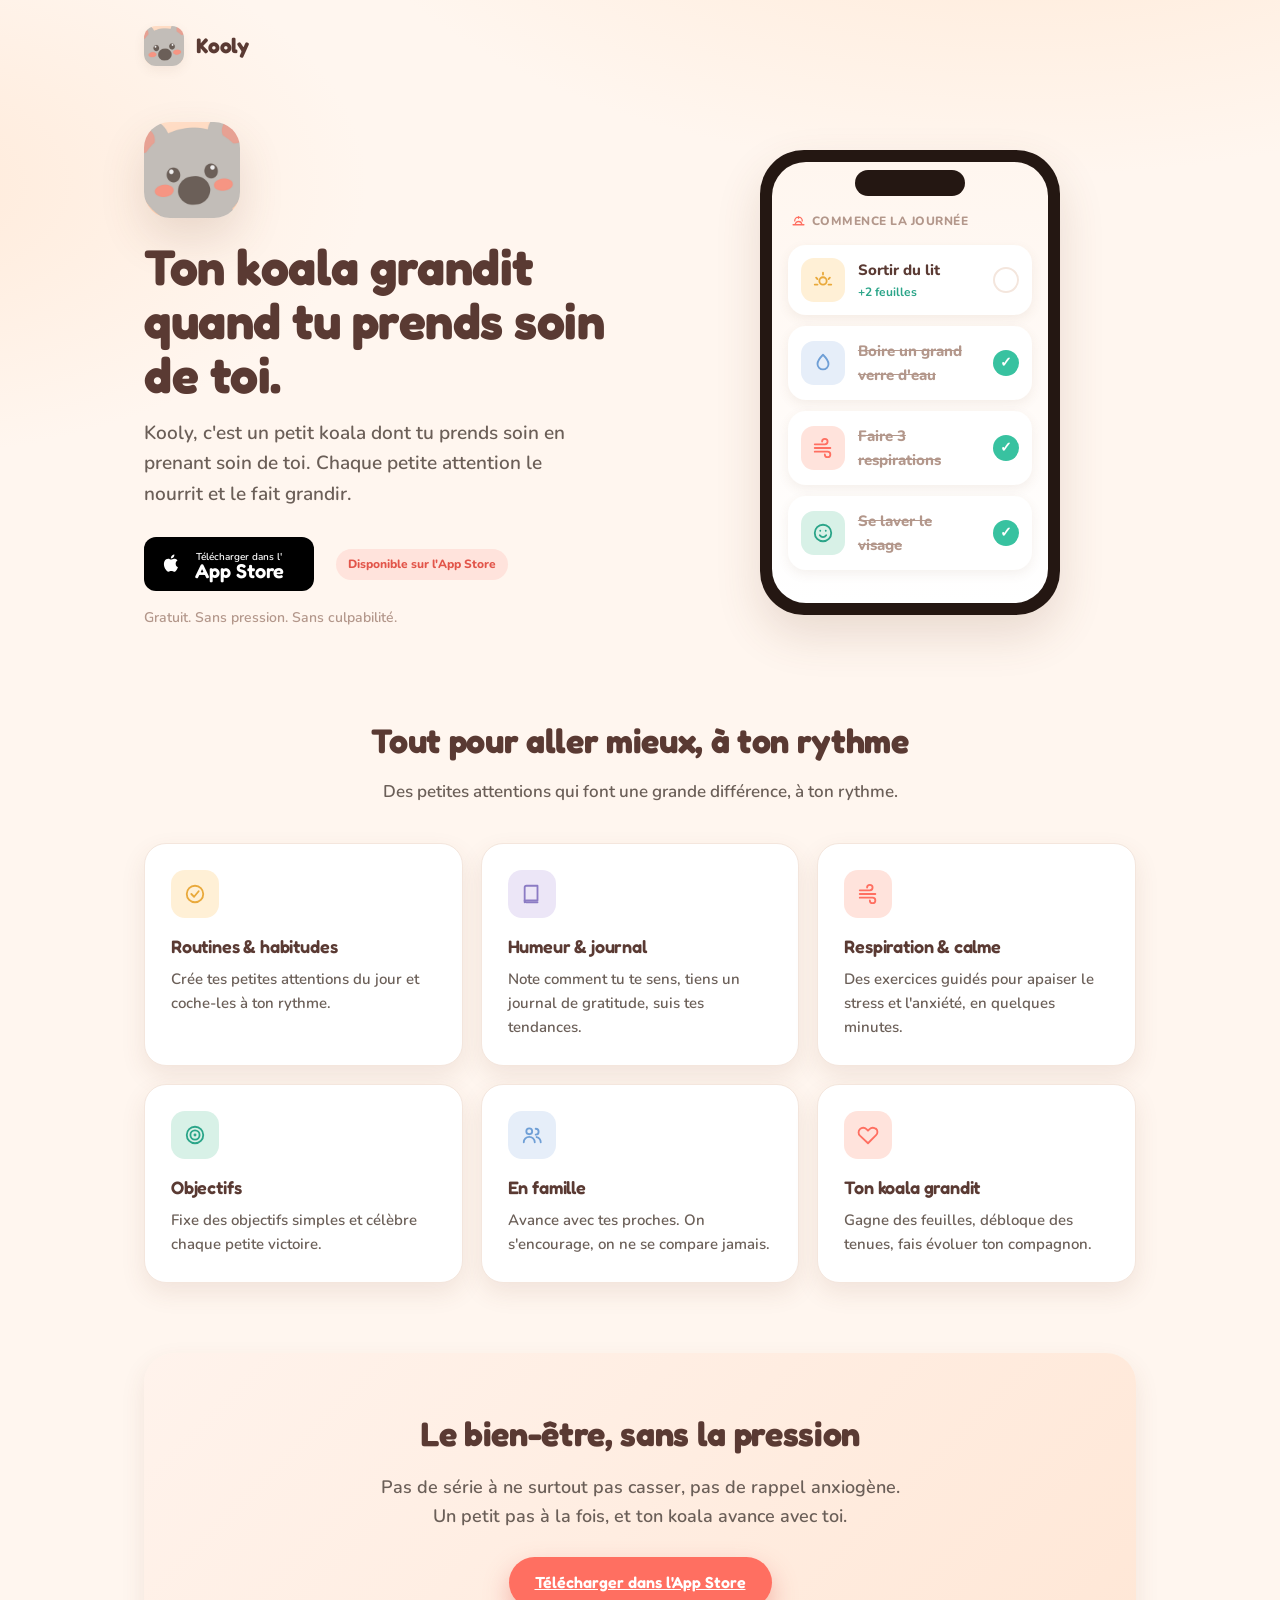
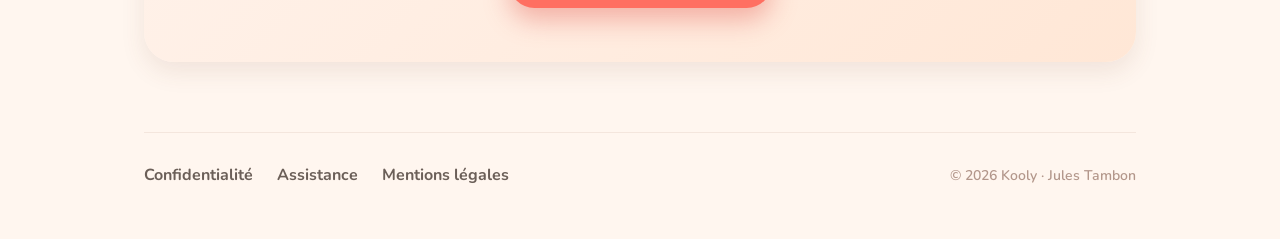
<file: index.html>
<!DOCTYPE html>
<html lang="fr">
<head>
  <meta charset="utf-8">
  <meta name="viewport" content="width=device-width, initial-scale=1">
  <title>Kooly — Ton koala grandit quand tu prends soin de toi</title>
  <meta name="description" content="Kooly, un petit koala dont tu prends soin en prenant soin de toi. Routines, humeur, méditation, gratitude, objectifs. Le bien-être sans pression.">
  <meta property="og:title" content="Kooly — Ton koala grandit quand tu prends soin de toi">
  <meta property="og:description" content="Un petit koala qui grandit quand tu prends soin de toi. Le bien-être, version douce et sans pression.">
  <meta property="og:image" content="/icon.png">
  <meta property="og:type" content="website">
  <link rel="icon" href="/icon.png">
  <link rel="apple-touch-icon" href="/icon.png">
  <link rel="preconnect" href="https://fonts.googleapis.com">
  <link rel="preconnect" href="https://fonts.gstatic.com" crossorigin>
  <link href="https://fonts.googleapis.com/css2?family=Fredoka:wght@500;600;700&family=Nunito:wght@600;700;800&display=swap" rel="stylesheet">
  <link rel="stylesheet" href="/style.css">
</head>
<body>
  <div class="wrap">
    <header class="site">
      <div class="logo" style="background-image:url(/icon.png)"></div>
      <div class="brand">Kooly</div>
    </header>

    <!-- HERO -->
    <section class="hero">
      <div>
        <div class="hero-icon" style="background-image:url(/icon.png)"></div>
        <h1>Ton koala grandit<br>quand tu prends soin de toi.</h1>
        <p class="lead">Kooly, c'est un petit koala dont tu prends soin en prenant soin de toi. Chaque petite attention le nourrit et le fait grandir.</p>
        <div class="cta">
          <a class="store-badge" href="https://apps.apple.com/fr/app/id6785019707" target="_blank" rel="noopener" aria-label="Télécharger dans l'App Store">
            <svg viewBox="0 0 170 54" xmlns="http://www.w3.org/2000/svg" role="img">
              <rect width="170" height="54" rx="12" fill="#000"/>
              <path fill="#fff" transform="translate(16,15) scale(1.15)" d="M13.6 10.2c-.02-1.9 1.55-2.8 1.62-2.85-.88-1.29-2.26-1.47-2.75-1.49-1.17-.12-2.28.69-2.87.69-.59 0-1.5-.67-2.47-.65-1.27.02-2.44.74-3.09 1.87-1.32 2.29-.34 5.68.94 7.54.63.91 1.38 1.93 2.36 1.9.95-.04 1.31-.61 2.46-.61 1.15 0 1.47.61 2.47.59 1.02-.02 1.67-.93 2.29-1.85.72-1.06 1.02-2.09 1.04-2.14-.02-.01-2-.77-2.02-3.04zM11.72 4.6c.52-.63.87-1.51.77-2.39-.75.03-1.66.5-2.2 1.13-.48.55-.9 1.43-.79 2.29.84.06 1.69-.42 2.22-1.03z"/>
              <text x="52" y="23" fill="#fff" font-family="Nunito, sans-serif" font-size="10" font-weight="600">Télécharger dans l'</text>
              <text x="51" y="41" fill="#fff" font-family="Fredoka, sans-serif" font-size="20" font-weight="600">App Store</text>
            </svg>
          </a>
          <span class="soon">Disponible sur l'App Store</span>
        </div>
        <p class="fineprint">Gratuit. Sans pression. Sans culpabilité.</p>
      </div>

      <!-- Mockup produit : la vraie liste de tâches de l'app -->
      <div class="phone-col">
        <div class="phone">
          <div class="screen">
            <div class="screen-eyebrow">
              <svg width="13" height="13" viewBox="0 0 24 24" fill="none" stroke="#FF6F61" stroke-width="2.4" stroke-linecap="round" stroke-linejoin="round"><path d="M12 3v3M5 11a7 7 0 0 1 14 0M2 18h20M6 18a6 6 0 0 1 12 0"/></svg>
              Commence la journée
            </div>

            <div class="task">
              <span class="ico honey">
                <svg width="22" height="22" viewBox="0 0 24 24" fill="none" stroke="currentColor" stroke-width="2" stroke-linecap="round" stroke-linejoin="round"><circle cx="12" cy="13" r="4"/><path d="M12 4v2M4.5 9.5l1.4 1.4M19.5 9.5l-1.4 1.4M3 17h3M18 17h3"/></svg>
              </span>
              <div><div class="t-title">Sortir du lit</div><div class="t-sub">+2 feuilles</div></div>
              <span class="spacer"></span>
              <span class="check todo"></span>
            </div>

            <div class="task is-done">
              <span class="ico blue">
                <svg width="22" height="22" viewBox="0 0 24 24" fill="none" stroke="currentColor" stroke-width="2" stroke-linecap="round" stroke-linejoin="round"><path d="M12 3s6 6 6 10a6 6 0 0 1-12 0c0-4 6-10 6-10z"/></svg>
              </span>
              <div><div class="t-title">Boire un grand verre d'eau</div></div>
              <span class="spacer"></span>
              <span class="check done">✓</span>
            </div>

            <div class="task is-done">
              <span class="ico coral">
                <svg width="22" height="22" viewBox="0 0 24 24" fill="none" stroke="currentColor" stroke-width="2" stroke-linecap="round" stroke-linejoin="round"><path d="M3 8h11a3 3 0 1 0-3-3M3 16h14a3 3 0 1 1-3 3M3 12h17"/></svg>
              </span>
              <div><div class="t-title">Faire 3 respirations</div></div>
              <span class="spacer"></span>
              <span class="check done">✓</span>
            </div>

            <div class="task is-done">
              <span class="ico mint">
                <svg width="22" height="22" viewBox="0 0 24 24" fill="none" stroke="currentColor" stroke-width="2" stroke-linecap="round" stroke-linejoin="round"><circle cx="12" cy="12" r="9"/><path d="M8.5 14.5s1.4 2 3.5 2 3.5-2 3.5-2"/><path d="M9 9.5h.01M15 9.5h.01"/></svg>
              </span>
              <div><div class="t-title">Se laver le visage</div></div>
              <span class="spacer"></span>
              <span class="check done">✓</span>
            </div>
          </div>
        </div>
      </div>
    </section>

    <!-- FEATURES -->
    <div class="section-head">
      <h2>Tout pour aller mieux, à ton rythme</h2>
      <p>Des petites attentions qui font une grande différence, à ton rythme.</p>
    </div>
    <section class="features">
      <div class="feat">
        <div class="f-ico" style="background:var(--honey-50);color:var(--honey-dark)">
          <svg width="22" height="22" viewBox="0 0 24 24" fill="none" stroke="currentColor" stroke-width="2" stroke-linecap="round" stroke-linejoin="round"><circle cx="12" cy="12" r="9"/><path d="M8 12l3 3 5-6"/></svg>
        </div>
        <h3>Routines &amp; habitudes</h3>
        <p>Crée tes petites attentions du jour et coche-les à ton rythme.</p>
      </div>
      <div class="feat">
        <div class="f-ico" style="background:var(--lilac-bg);color:var(--lilac)">
          <svg width="22" height="22" viewBox="0 0 24 24" fill="none" stroke="currentColor" stroke-width="2" stroke-linecap="round" stroke-linejoin="round"><path d="M4 5a2 2 0 0 1 2-2h12v16H6a2 2 0 0 0-2 2z"/><path d="M4 19a2 2 0 0 0 2 2h12"/></svg>
        </div>
        <h3>Humeur &amp; journal</h3>
        <p>Note comment tu te sens, tiens un journal de gratitude, suis tes tendances.</p>
      </div>
      <div class="feat">
        <div class="f-ico" style="background:var(--coral-100);color:var(--coral)">
          <svg width="22" height="22" viewBox="0 0 24 24" fill="none" stroke="currentColor" stroke-width="2" stroke-linecap="round" stroke-linejoin="round"><path d="M3 8h11a3 3 0 1 0-3-3M3 16h14a3 3 0 1 1-3 3M3 12h17"/></svg>
        </div>
        <h3>Respiration &amp; calme</h3>
        <p>Des exercices guidés pour apaiser le stress et l'anxiété, en quelques minutes.</p>
      </div>
      <div class="feat">
        <div class="f-ico" style="background:var(--mint-50);color:var(--mint-dark)">
          <svg width="22" height="22" viewBox="0 0 24 24" fill="none" stroke="currentColor" stroke-width="2" stroke-linecap="round" stroke-linejoin="round"><circle cx="12" cy="12" r="9"/><circle cx="12" cy="12" r="5"/><circle cx="12" cy="12" r="1.6" fill="currentColor" stroke="none"/></svg>
        </div>
        <h3>Objectifs</h3>
        <p>Fixe des objectifs simples et célèbre chaque petite victoire.</p>
      </div>
      <div class="feat">
        <div class="f-ico" style="background:var(--blue-bg);color:var(--blue)">
          <svg width="22" height="22" viewBox="0 0 24 24" fill="none" stroke="currentColor" stroke-width="2" stroke-linecap="round" stroke-linejoin="round"><circle cx="9" cy="8" r="3.2"/><path d="M3 20a6 6 0 0 1 12 0"/><path d="M16 5.2a3.2 3.2 0 0 1 0 6.4M21.5 20a6 6 0 0 0-4.5-5.8"/></svg>
        </div>
        <h3>En famille</h3>
        <p>Avance avec tes proches. On s'encourage, on ne se compare jamais.</p>
      </div>
      <div class="feat">
        <div class="f-ico" style="background:var(--coral-100);color:var(--coral)">
          <svg width="22" height="22" viewBox="0 0 24 24" fill="none" stroke="currentColor" stroke-width="2" stroke-linecap="round" stroke-linejoin="round"><path d="M20.8 5.6a5 5 0 0 0-7.1 0L12 7.3l-1.7-1.7a5 5 0 1 0-7.1 7.1L12 21l8.8-8.8a5 5 0 0 0 0-7.1z"/></svg>
        </div>
        <h3>Ton koala grandit</h3>
        <p>Gagne des feuilles, débloque des tenues, fais évoluer ton compagnon.</p>
      </div>
    </section>

    <!-- BANDEAU -->
    <section class="band">
      <h2>Le bien-être, sans la pression</h2>
      <p>Pas de série à ne surtout pas casser, pas de rappel anxiogène. Un petit pas à la fois, et ton koala avance avec toi.</p>
      <div class="cta">
        <a class="btn" href="https://apps.apple.com/fr/app/id6785019707" target="_blank" rel="noopener">Télécharger dans l'App Store</a>
      </div>
    </section>

    <footer class="site">
      <div class="links">
        <a href="/confidentialite">Confidentialité</a>
        <a href="/support">Assistance</a>
        <a href="/mentions-legales">Mentions légales</a>
      </div>
      <div class="copy">© 2026 Kooly · Jules Tambon</div>
    </footer>
  </div>
</body>
</html>
</file>
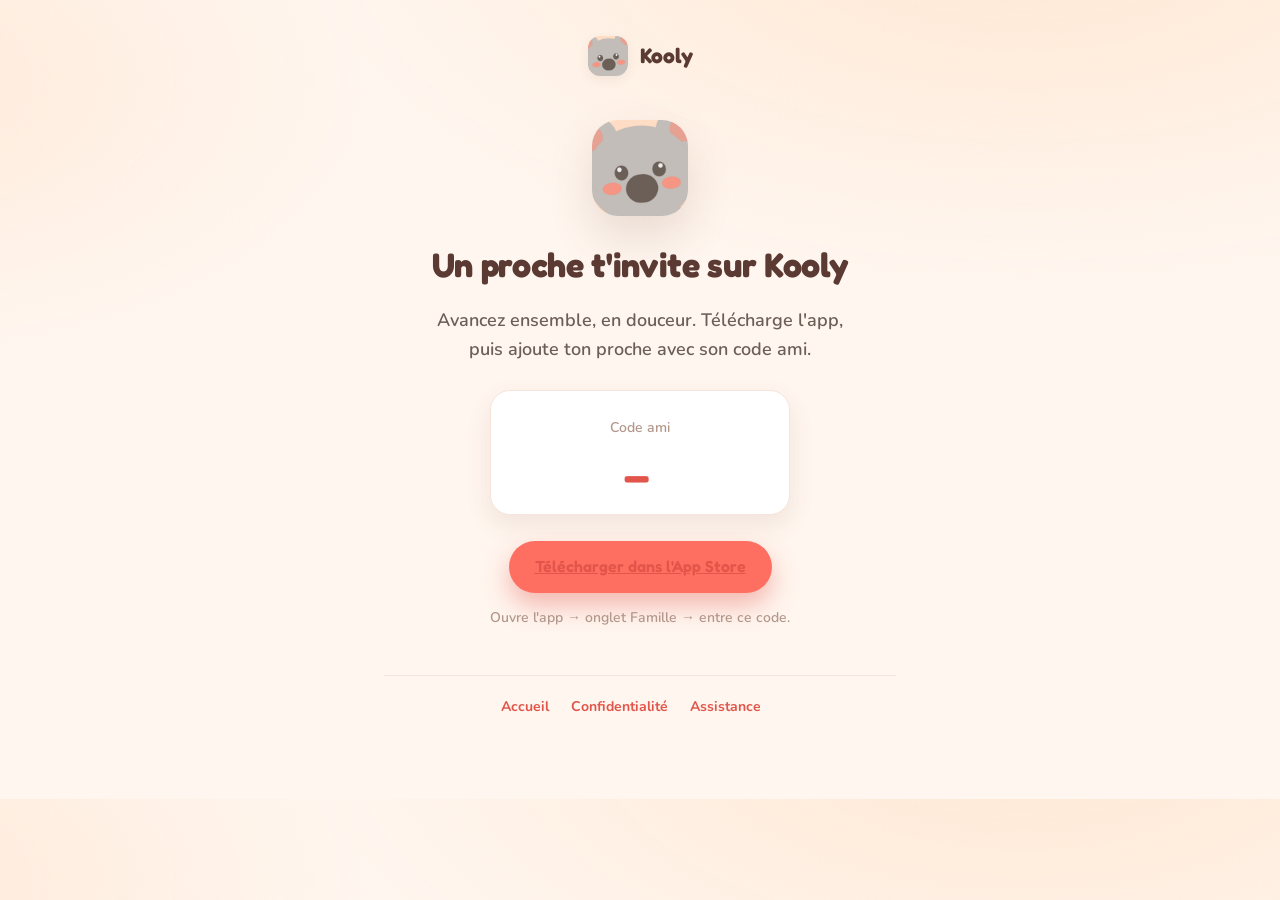
<file: ami.html>
<!DOCTYPE html>
<html lang="fr">
<head>
  <meta charset="utf-8">
  <meta name="viewport" content="width=device-width, initial-scale=1">
  <title>Kooly — Un proche t'invite</title>
  <meta name="description" content="Un proche t'invite à le rejoindre sur Kooly. Télécharge l'app et entre son code ami.">
  <link rel="icon" href="/icon.png">
  <link rel="preconnect" href="https://fonts.googleapis.com">
  <link rel="preconnect" href="https://fonts.gstatic.com" crossorigin>
  <link href="https://fonts.googleapis.com/css2?family=Fredoka:wght@500;600;700&family=Nunito:wght@600;700;800&display=swap" rel="stylesheet">
  <link rel="stylesheet" href="/style.css">
</head>
<body>
  <div class="wrap legal" style="text-align:center;max-width:560px">
    <header class="site" style="justify-content:center">
      <div class="logo" style="background-image:url(/icon.png)"></div>
      <div class="brand">Kooly</div>
    </header>

    <div class="hero-icon" style="background-image:url(/icon.png);margin:18px auto 22px"></div>
    <h1 style="font-size:34px">Un proche t'invite sur Kooly</h1>
    <p style="font-size:18px;color:var(--ink-700);max-width:420px;margin:14px auto 0">Avancez ensemble, en douceur. Télécharge l'app, puis ajoute ton proche avec son code ami.</p>

    <div class="card" style="max-width:300px;margin:26px auto 0">
      <p class="muted" style="margin:0 0 6px">Code ami</p>
      <div id="code" style="font-family:Fredoka,sans-serif;font-size:38px;font-weight:700;letter-spacing:8px;color:var(--coral-dark)">—</div>
    </div>

    <div style="margin-top:26px">
      <a class="btn" href="https://apps.apple.com/fr/app/id6785019707" target="_blank" rel="noopener">Télécharger dans l'App Store</a>
    </div>
    <p class="muted" style="margin-top:14px">Ouvre l'app → onglet Famille → entre ce code.</p>

    <nav class="foot" style="justify-content:center;text-align:center">
      <a href="/">Accueil</a>
      <a href="/confidentialite">Confidentialité</a>
      <a href="/support">Assistance</a>
    </nav>
  </div>

  <script>
    var code = new URLSearchParams(location.search).get('c');
    if (!code) {
      var parts = location.pathname.split('/').filter(Boolean);
      code = parts[parts.length - 1];
    }
    if (code && /^[0-9]{4,6}$/.test(code)) {
      document.getElementById('code').textContent = code;
    }
  </script>
</body>
</html>
</file>
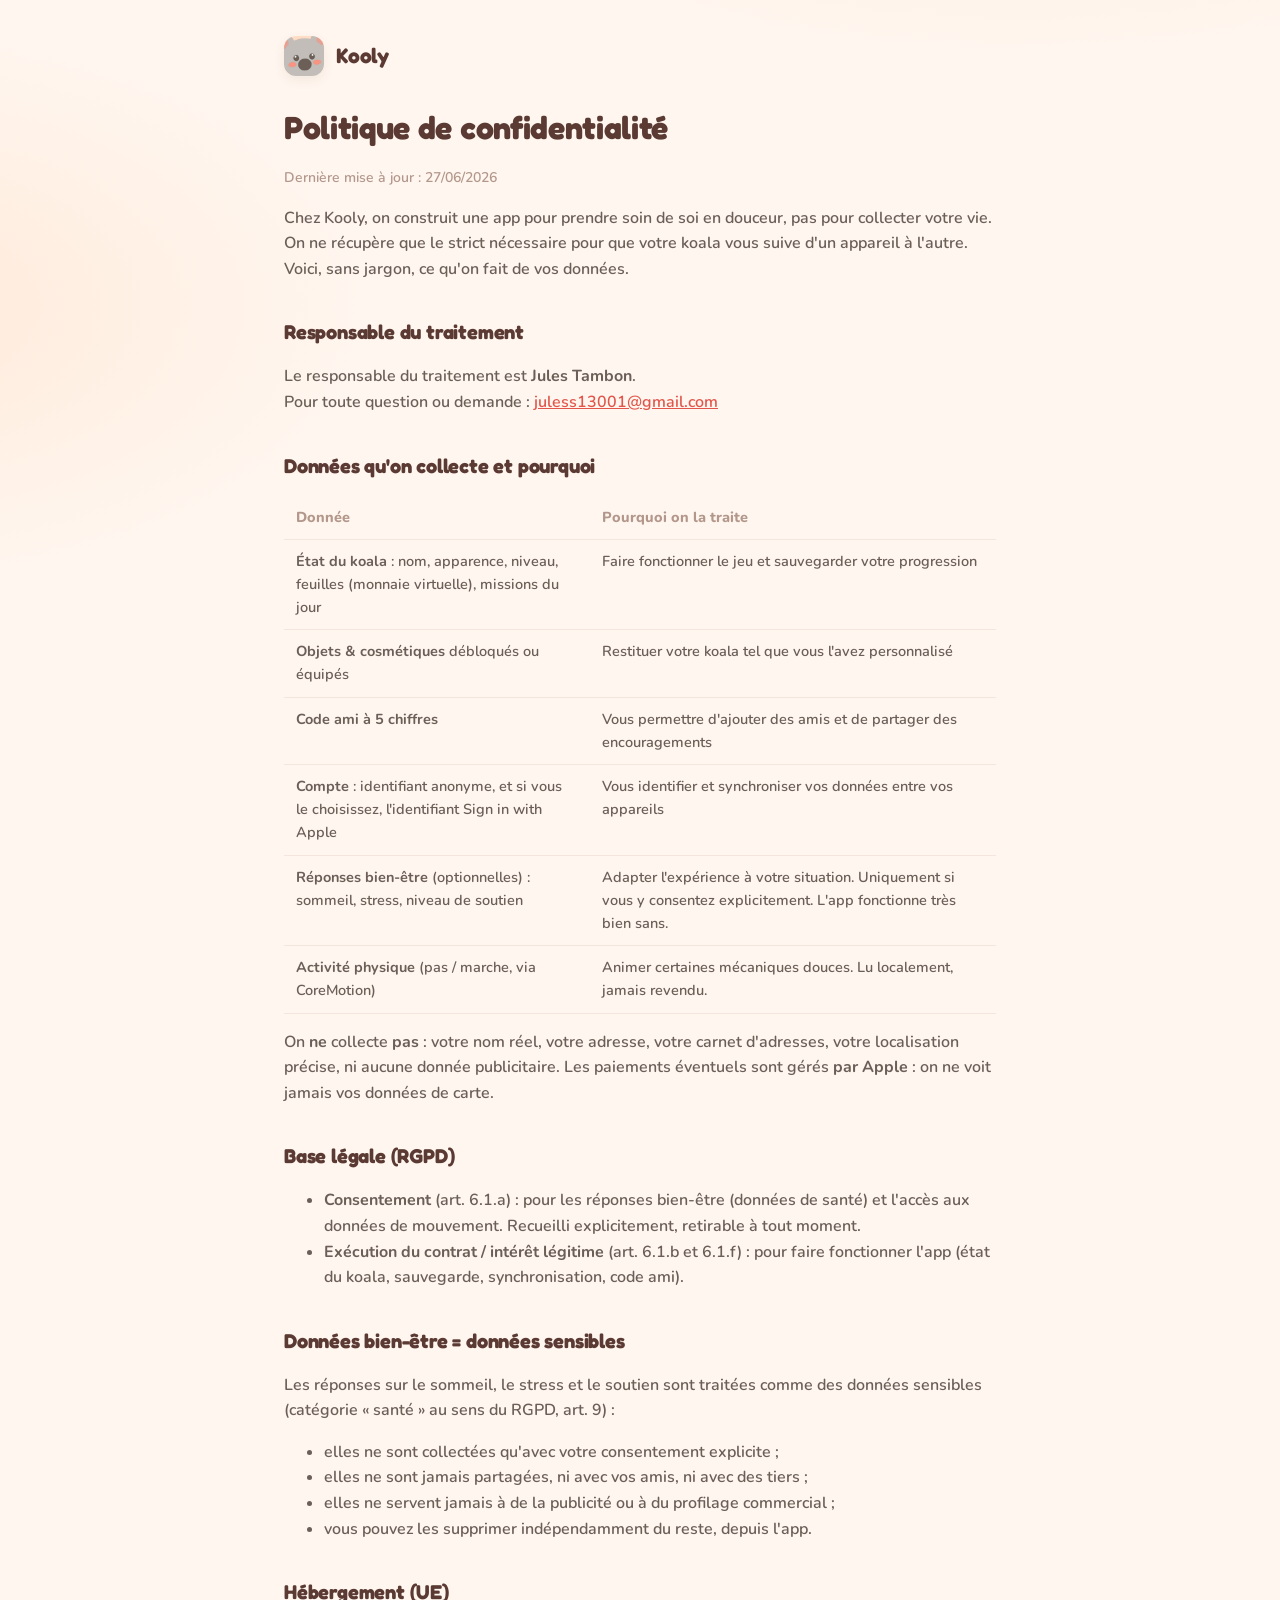
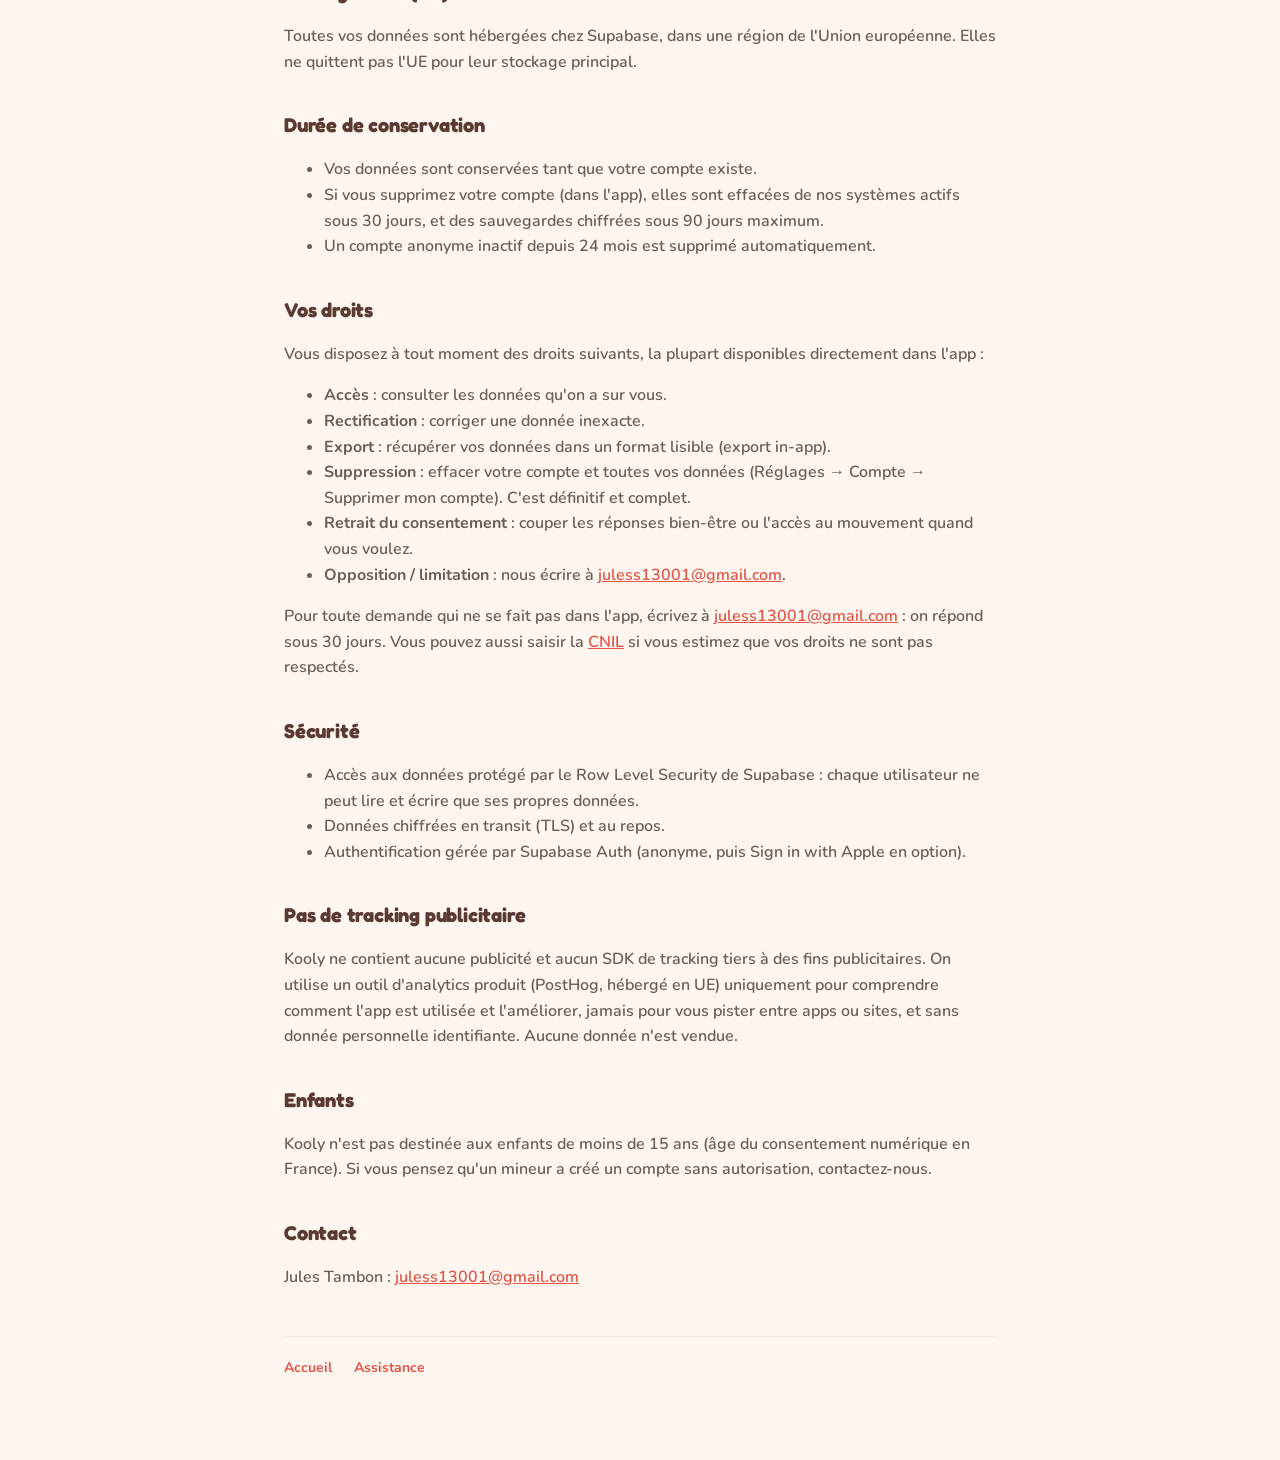
<file: confidentialite.html>
<!DOCTYPE html>
<html lang="fr">
<head>
  <meta charset="utf-8">
  <meta name="viewport" content="width=device-width, initial-scale=1">
  <title>Kooly — Politique de confidentialité</title>
  <meta name="description" content="Politique de confidentialité de l'application Kooly. Données hébergées en UE, sans publicité ni tracking tiers.">
  <link rel="preconnect" href="https://fonts.googleapis.com">
  <link rel="preconnect" href="https://fonts.gstatic.com" crossorigin>
  <link href="https://fonts.googleapis.com/css2?family=Fredoka:wght@500;600;700&family=Nunito:wght@600;700;800&display=swap" rel="stylesheet">
  <link rel="stylesheet" href="/style.css">
</head>
<body>
  <div class="wrap legal">
    <header class="site">
      <div class="logo" style="background-image:url(/icon.png)"></div>
      <div class="brand">Kooly</div>
    </header>

    <h1>Politique de confidentialité</h1>
    <p class="muted">Dernière mise à jour : 27/06/2026</p>

    <p>Chez Kooly, on construit une app pour prendre soin de soi en douceur, pas pour collecter votre vie. On ne récupère que le strict nécessaire pour que votre koala vous suive d'un appareil à l'autre. Voici, sans jargon, ce qu'on fait de vos données.</p>

    <h2>Responsable du traitement</h2>
    <p>Le responsable du traitement est <strong>Jules Tambon</strong>.<br>
    Pour toute question ou demande : <a href="mailto:juless13001@gmail.com">juless13001@gmail.com</a></p>

    <h2>Données qu'on collecte et pourquoi</h2>
    <table>
      <tr><th>Donnée</th><th>Pourquoi on la traite</th></tr>
      <tr><td><strong>État du koala</strong> : nom, apparence, niveau, feuilles (monnaie virtuelle), missions du jour</td><td>Faire fonctionner le jeu et sauvegarder votre progression</td></tr>
      <tr><td><strong>Objets &amp; cosmétiques</strong> débloqués ou équipés</td><td>Restituer votre koala tel que vous l'avez personnalisé</td></tr>
      <tr><td><strong>Code ami à 5 chiffres</strong></td><td>Vous permettre d'ajouter des amis et de partager des encouragements</td></tr>
      <tr><td><strong>Compte</strong> : identifiant anonyme, et si vous le choisissez, l'identifiant Sign in with Apple</td><td>Vous identifier et synchroniser vos données entre vos appareils</td></tr>
      <tr><td><strong>Réponses bien-être</strong> (optionnelles) : sommeil, stress, niveau de soutien</td><td>Adapter l'expérience à votre situation. Uniquement si vous y consentez explicitement. L'app fonctionne très bien sans.</td></tr>
      <tr><td><strong>Activité physique</strong> (pas / marche, via CoreMotion)</td><td>Animer certaines mécaniques douces. Lu localement, jamais revendu.</td></tr>
    </table>

    <p>On <strong>ne</strong> collecte <strong>pas</strong> : votre nom réel, votre adresse, votre carnet d'adresses, votre localisation précise, ni aucune donnée publicitaire. Les paiements éventuels sont gérés <strong>par Apple</strong> : on ne voit jamais vos données de carte.</p>

    <h2>Base légale (RGPD)</h2>
    <ul>
      <li><strong>Consentement</strong> (art. 6.1.a) : pour les réponses bien-être (données de santé) et l'accès aux données de mouvement. Recueilli explicitement, retirable à tout moment.</li>
      <li><strong>Exécution du contrat / intérêt légitime</strong> (art. 6.1.b et 6.1.f) : pour faire fonctionner l'app (état du koala, sauvegarde, synchronisation, code ami).</li>
    </ul>

    <h2>Données bien-être = données sensibles</h2>
    <p>Les réponses sur le sommeil, le stress et le soutien sont traitées comme des données sensibles (catégorie « santé » au sens du RGPD, art. 9) :</p>
    <ul>
      <li>elles ne sont collectées qu'avec votre consentement explicite ;</li>
      <li>elles ne sont jamais partagées, ni avec vos amis, ni avec des tiers ;</li>
      <li>elles ne servent jamais à de la publicité ou à du profilage commercial ;</li>
      <li>vous pouvez les supprimer indépendamment du reste, depuis l'app.</li>
    </ul>

    <h2>Hébergement (UE)</h2>
    <p>Toutes vos données sont hébergées chez Supabase, dans une région de l'Union européenne. Elles ne quittent pas l'UE pour leur stockage principal.</p>

    <h2>Durée de conservation</h2>
    <ul>
      <li>Vos données sont conservées tant que votre compte existe.</li>
      <li>Si vous supprimez votre compte (dans l'app), elles sont effacées de nos systèmes actifs sous 30 jours, et des sauvegardes chiffrées sous 90 jours maximum.</li>
      <li>Un compte anonyme inactif depuis 24 mois est supprimé automatiquement.</li>
    </ul>

    <h2>Vos droits</h2>
    <p>Vous disposez à tout moment des droits suivants, la plupart disponibles directement dans l'app :</p>
    <ul>
      <li><strong>Accès</strong> : consulter les données qu'on a sur vous.</li>
      <li><strong>Rectification</strong> : corriger une donnée inexacte.</li>
      <li><strong>Export</strong> : récupérer vos données dans un format lisible (export in-app).</li>
      <li><strong>Suppression</strong> : effacer votre compte et toutes vos données (Réglages → Compte → Supprimer mon compte). C'est définitif et complet.</li>
      <li><strong>Retrait du consentement</strong> : couper les réponses bien-être ou l'accès au mouvement quand vous voulez.</li>
      <li><strong>Opposition / limitation</strong> : nous écrire à <a href="mailto:juless13001@gmail.com">juless13001@gmail.com</a>.</li>
    </ul>
    <p>Pour toute demande qui ne se fait pas dans l'app, écrivez à <a href="mailto:juless13001@gmail.com">juless13001@gmail.com</a> : on répond sous 30 jours. Vous pouvez aussi saisir la <a href="https://www.cnil.fr" target="_blank" rel="noopener">CNIL</a> si vous estimez que vos droits ne sont pas respectés.</p>

    <h2>Sécurité</h2>
    <ul>
      <li>Accès aux données protégé par le Row Level Security de Supabase : chaque utilisateur ne peut lire et écrire que ses propres données.</li>
      <li>Données chiffrées en transit (TLS) et au repos.</li>
      <li>Authentification gérée par Supabase Auth (anonyme, puis Sign in with Apple en option).</li>
    </ul>

    <h2>Pas de tracking publicitaire</h2>
    <p>Kooly ne contient aucune publicité et aucun SDK de tracking tiers à des fins publicitaires. On utilise un outil d'analytics produit (PostHog, hébergé en UE) uniquement pour comprendre comment l'app est utilisée et l'améliorer, jamais pour vous pister entre apps ou sites, et sans donnée personnelle identifiante. Aucune donnée n'est vendue.</p>

    <h2>Enfants</h2>
    <p>Kooly n'est pas destinée aux enfants de moins de 15 ans (âge du consentement numérique en France). Si vous pensez qu'un mineur a créé un compte sans autorisation, contactez-nous.</p>

    <h2>Contact</h2>
    <p>Jules Tambon : <a href="mailto:juless13001@gmail.com">juless13001@gmail.com</a></p>

    <nav class="foot">
      <a href="/">Accueil</a>
      <a href="/support">Assistance</a>
    </nav>
  </div>
</body>
</html>
</file>
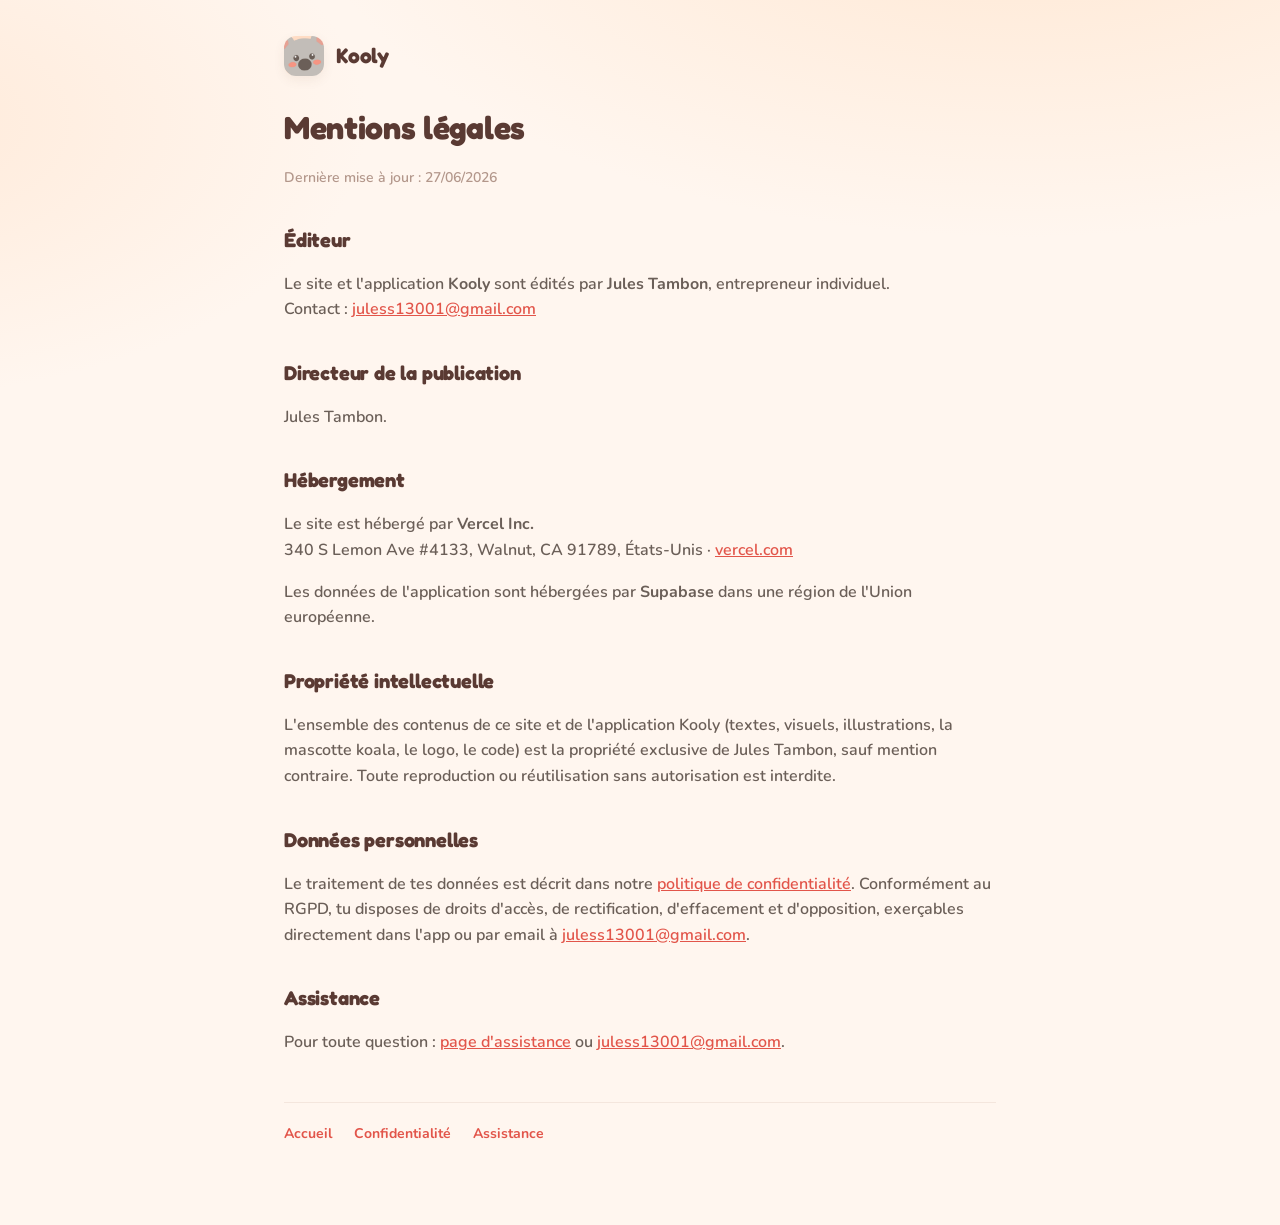
<file: mentions-legales.html>
<!DOCTYPE html>
<html lang="fr">
<head>
  <meta charset="utf-8">
  <meta name="viewport" content="width=device-width, initial-scale=1">
  <title>Kooly — Mentions légales</title>
  <meta name="description" content="Mentions légales de l'application et du site Kooly.">
  <link rel="preconnect" href="https://fonts.googleapis.com">
  <link rel="preconnect" href="https://fonts.gstatic.com" crossorigin>
  <link href="https://fonts.googleapis.com/css2?family=Fredoka:wght@500;600;700&family=Nunito:wght@600;700;800&display=swap" rel="stylesheet">
  <link rel="stylesheet" href="/style.css">
</head>
<body>
  <div class="wrap legal">
    <header class="site">
      <div class="logo" style="background-image:url(/icon.png)"></div>
      <div class="brand">Kooly</div>
    </header>

    <h1>Mentions légales</h1>
    <p class="muted">Dernière mise à jour : 27/06/2026</p>

    <h2>Éditeur</h2>
    <p>Le site et l'application <strong>Kooly</strong> sont édités par <strong>Jules Tambon</strong>, entrepreneur individuel.<br>
    Contact : <a href="mailto:juless13001@gmail.com">juless13001@gmail.com</a></p>

    <h2>Directeur de la publication</h2>
    <p>Jules Tambon.</p>

    <h2>Hébergement</h2>
    <p>Le site est hébergé par <strong>Vercel Inc.</strong><br>
    340 S Lemon Ave #4133, Walnut, CA 91789, États-Unis · <a href="https://vercel.com" target="_blank" rel="noopener">vercel.com</a></p>
    <p>Les données de l'application sont hébergées par <strong>Supabase</strong> dans une région de l'Union européenne.</p>

    <h2>Propriété intellectuelle</h2>
    <p>L'ensemble des contenus de ce site et de l'application Kooly (textes, visuels, illustrations, la mascotte koala, le logo, le code) est la propriété exclusive de Jules Tambon, sauf mention contraire. Toute reproduction ou réutilisation sans autorisation est interdite.</p>

    <h2>Données personnelles</h2>
    <p>Le traitement de tes données est décrit dans notre <a href="/confidentialite">politique de confidentialité</a>. Conformément au RGPD, tu disposes de droits d'accès, de rectification, d'effacement et d'opposition, exerçables directement dans l'app ou par email à <a href="mailto:juless13001@gmail.com">juless13001@gmail.com</a>.</p>

    <h2>Assistance</h2>
    <p>Pour toute question : <a href="/support">page d'assistance</a> ou <a href="mailto:juless13001@gmail.com">juless13001@gmail.com</a>.</p>

    <nav class="foot">
      <a href="/">Accueil</a>
      <a href="/confidentialite">Confidentialité</a>
      <a href="/support">Assistance</a>
    </nav>
  </div>
</body>
</html>
</file>
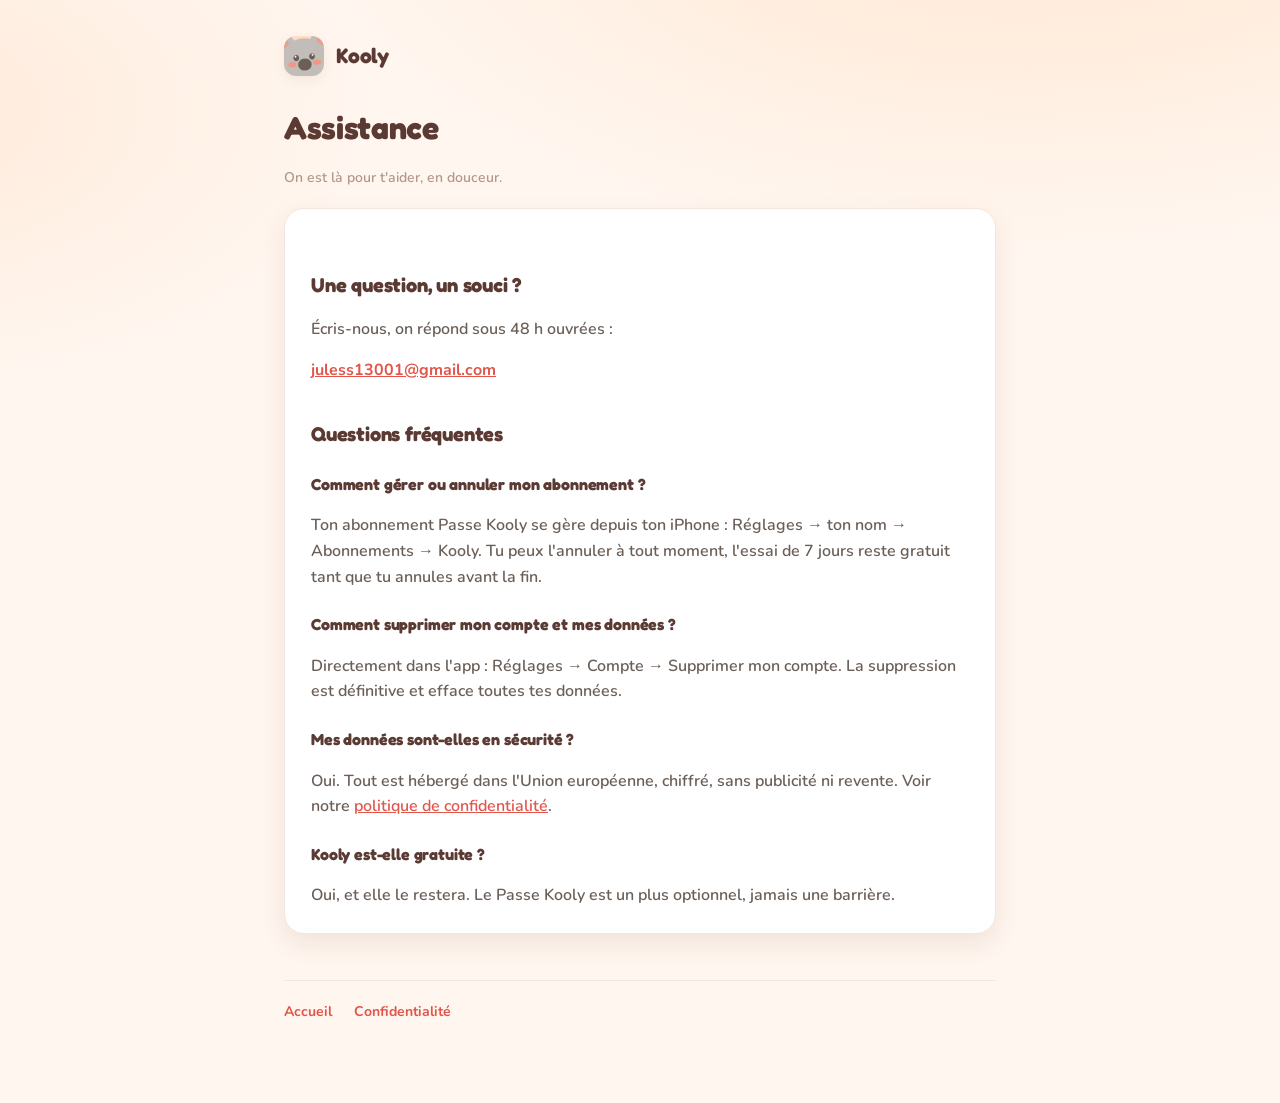
<file: support.html>
<!DOCTYPE html>
<html lang="fr">
<head>
  <meta charset="utf-8">
  <meta name="viewport" content="width=device-width, initial-scale=1">
  <title>Kooly — Assistance</title>
  <meta name="description" content="Besoin d'aide avec Kooly ? Contacte-nous, on répond avec plaisir.">
  <link rel="preconnect" href="https://fonts.googleapis.com">
  <link rel="preconnect" href="https://fonts.gstatic.com" crossorigin>
  <link href="https://fonts.googleapis.com/css2?family=Fredoka:wght@500;600;700&family=Nunito:wght@600;700;800&display=swap" rel="stylesheet">
  <link rel="stylesheet" href="/style.css">
</head>
<body>
  <div class="wrap legal">
    <header class="site">
      <div class="logo" style="background-image:url(/icon.png)"></div>
      <div class="brand">Kooly</div>
    </header>

    <h1>Assistance</h1>
    <p class="muted">On est là pour t'aider, en douceur.</p>

    <div class="card">
      <h2>Une question, un souci ?</h2>
      <p>Écris-nous, on répond sous 48 h ouvrées :</p>
      <p><strong><a href="mailto:juless13001@gmail.com">juless13001@gmail.com</a></strong></p>

      <h2>Questions fréquentes</h2>

      <h3>Comment gérer ou annuler mon abonnement ?</h3>
      <p>Ton abonnement Passe Kooly se gère depuis ton iPhone : Réglages → ton nom → Abonnements → Kooly. Tu peux l'annuler à tout moment, l'essai de 7 jours reste gratuit tant que tu annules avant la fin.</p>

      <h3>Comment supprimer mon compte et mes données ?</h3>
      <p>Directement dans l'app : Réglages → Compte → Supprimer mon compte. La suppression est définitive et efface toutes tes données.</p>

      <h3>Mes données sont-elles en sécurité ?</h3>
      <p>Oui. Tout est hébergé dans l'Union européenne, chiffré, sans publicité ni revente. Voir notre <a href="/confidentialite">politique de confidentialité</a>.</p>

      <h3>Kooly est-elle gratuite ?</h3>
      <p>Oui, et elle le restera. Le Passe Kooly est un plus optionnel, jamais une barrière.</p>
    </div>

    <nav class="foot">
      <a href="/">Accueil</a>
      <a href="/confidentialite">Confidentialité</a>
    </nav>
  </div>
</body>
</html>
</file>
<file: style.css>
/* Kooly — Design tokens repris 1:1 du design system de l'app (Theme.swift). */
:root {
  --coral-100: #FFE3DC;
  --coral-light: #FF8E7A;
  --coral: #FF6F61;
  --coral-dark: #E2554A;

  --mint-50: #D8F1E7;
  --mint: #38C2A0;
  --mint-dark: #2BA589;

  --honey-50: #FFF0D6;
  --honey: #FFC24B;
  --honey-dark: #E9A93B;

  --lilac-bg: #ECE6F7;
  --lilac: #8B7BC4;
  --blue-bg: #E6EEF9;
  --blue: #6F9FD6;

  --peach-50: #FFF6EF;
  --peach-100: #FFE7D2;
  --peach-card: #FBE0D2;
  --cream: #FAF9F5;

  --ink-900: #5A3A33;  /* titres (brun chaud) */
  --ink-700: #6B5F58;  /* corps */
  --ink-500: #B3978B;  /* muted */
  --hairline: #F4E6DD;

  --fur: #C2BDB8;
  --bezel: #241712;

  /* Ombres TOUJOURS brun chaud, jamais grises (règle de marque). */
  --shadow: 0 20px 45px rgba(120, 72, 52, 0.16);
  --shadow-sm: 0 10px 24px rgba(120, 72, 52, 0.10);
  --shadow-xs: 0 4px 12px rgba(120, 72, 52, 0.08);
}

* { box-sizing: border-box; }

html { scroll-behavior: smooth; }

body {
  margin: 0;
  font-family: "Nunito", -apple-system, BlinkMacSystemFont, "Segoe UI", sans-serif;
  font-weight: 600;
  color: var(--ink-700);
  line-height: 1.6;
  background:
    radial-gradient(1200px 600px at 80% -10%, #FFE7D2 0%, rgba(255,231,210,0) 60%),
    radial-gradient(900px 500px at -10% 10%, #FFEAD9 0%, rgba(255,234,217,0) 55%),
    var(--peach-50);
  -webkit-font-smoothing: antialiased;
}

h1, h2, h3, .brand {
  font-family: "Fredoka", "Nunito", sans-serif;
  color: var(--ink-900);
  letter-spacing: -0.01em;
  margin: 0;
}

.wrap { max-width: 1040px; margin: 0 auto; padding: 0 24px; }

/* En-tête */
header.site {
  display: flex; align-items: center; gap: 12px;
  padding: 26px 0;
}
.logo {
  width: 40px; height: 40px; border-radius: 12px;
  background-size: cover; background-position: center;
  box-shadow: var(--shadow-xs);
}
.brand { font-weight: 700; font-size: 21px; }

/* Boutons / badges */
.btn {
  display: inline-flex; align-items: center; gap: 8px;
  background: var(--coral); color: #fff;
  font-family: "Fredoka", sans-serif; font-weight: 600; font-size: 16px;
  padding: 13px 26px; border-radius: 999px;
  box-shadow: 0 12px 26px rgba(226, 85, 74, 0.40);
  transition: transform .15s ease, box-shadow .15s ease;
}
.btn:hover { transform: translateY(-2px); box-shadow: 0 16px 32px rgba(226,85,74,.46); }

.store-badge { display: inline-block; transition: transform .15s ease; }
.store-badge:hover { transform: translateY(-2px); }
.store-badge svg { display: block; height: 54px; width: auto; }

.soon {
  display: inline-block; margin-left: 12px;
  font-size: 12px; font-weight: 800; color: var(--coral-dark);
  background: var(--coral-100); padding: 6px 12px; border-radius: 999px;
  vertical-align: middle;
}

/* HERO */
.hero { display: grid; grid-template-columns: 1.05fr .95fr; gap: 40px; align-items: center; padding: 30px 0 70px; }
.hero-icon {
  width: 96px; height: 96px; border-radius: 26px;
  background-size: cover; box-shadow: var(--shadow);
  margin-bottom: 22px;
}
.hero h1 { font-size: clamp(34px, 5vw, 50px); line-height: 1.08; font-weight: 700; }
.hero .lead { font-size: 19px; color: var(--ink-700); margin: 16px 0 28px; max-width: 460px; }
.hero .cta { display: flex; align-items: center; flex-wrap: wrap; gap: 10px; }
.hero .fineprint { margin-top: 16px; font-size: 14px; color: var(--ink-500); }

/* Téléphone / mockup produit */
.phone-col { display: flex; justify-content: center; }
.phone {
  width: 300px; background: var(--bezel); border-radius: 44px;
  padding: 12px; box-shadow: var(--shadow); position: relative;
}
.phone::before {
  content: ""; position: absolute; top: 20px; left: 50%; transform: translateX(-50%);
  width: 110px; height: 26px; background: var(--bezel); border-radius: 999px; z-index: 2;
}
.screen {
  background: linear-gradient(180deg, var(--peach-50), #FFF);
  border-radius: 34px; padding: 46px 16px 22px; overflow: hidden;
}
.screen-eyebrow {
  display: flex; align-items: center; gap: 7px;
  font-size: 12px; font-weight: 800; letter-spacing: .04em; text-transform: uppercase;
  color: var(--ink-500); margin: 4px 4px 14px;
}
.task {
  display: flex; align-items: center; gap: 13px;
  background: #fff; border-radius: 18px; padding: 13px;
  box-shadow: var(--shadow-xs); margin-bottom: 11px;
}
.task .ico {
  width: 44px; height: 44px; border-radius: 13px; flex: none;
  display: grid; place-items: center; font-size: 20px;
}
.task .t-title { font-weight: 800; color: var(--ink-900); font-size: 15px; }
.task .t-sub { font-size: 12px; font-weight: 700; color: var(--mint-dark); margin-top: 1px; }
.task .spacer { flex: 1; }
.check {
  width: 26px; height: 26px; border-radius: 50%; flex: none;
  display: grid; place-items: center;
}
.check.done { background: var(--mint); color: #fff; font-size: 14px; }
.check.todo { border: 2.5px solid var(--hairline); }
.task.is-done .t-title { color: var(--ink-500); text-decoration: line-through; }

.ico.honey { background: var(--honey-50); color: var(--honey-dark); }
.ico.blue  { background: var(--blue-bg);  color: var(--blue); }
.ico.coral { background: var(--coral-100); color: var(--coral); }
.ico.mint  { background: var(--mint-50);  color: var(--mint-dark); }
.ico.lilac { background: var(--lilac-bg); color: var(--lilac); }

/* FEATURES */
.section-head { text-align: center; max-width: 600px; margin: 0 auto 38px; }
.section-head h2 { font-size: clamp(26px, 3.4vw, 34px); font-weight: 700; }
.section-head p { font-size: 17px; color: var(--ink-700); margin-top: 10px; }

.features { display: grid; grid-template-columns: repeat(3, 1fr); gap: 18px; padding-bottom: 70px; }
.feat {
  background: #fff; border: 1px solid var(--hairline); border-radius: 22px;
  padding: 26px; box-shadow: var(--shadow-sm);
}
.feat .f-ico {
  width: 48px; height: 48px; border-radius: 14px; display: grid; place-items: center;
  font-size: 22px; margin-bottom: 14px;
}
.feat h3 { font-size: 18px; font-weight: 600; margin-bottom: 6px; }
.feat p { font-size: 15px; color: var(--ink-700); margin: 0; }

/* Bandeau philosophie */
.band {
  text-align: center; border-radius: 30px; padding: 54px 32px; margin-bottom: 70px;
  background: linear-gradient(135deg, #FFF3EC, #FFE7D6);
  box-shadow: var(--shadow-sm);
}
.band h2 { font-size: clamp(26px, 3.4vw, 34px); font-weight: 700; }
.band p { font-size: 18px; color: var(--ink-700); max-width: 520px; margin: 12px auto 0; }
.band .cta { margin-top: 26px; display: flex; justify-content: center; }

/* Pied de page */
footer.site {
  border-top: 1px solid var(--hairline); padding: 30px 0 50px;
  display: flex; align-items: center; justify-content: space-between; flex-wrap: wrap; gap: 14px;
}
footer.site .links a { color: var(--ink-700); text-decoration: none; margin-right: 20px; font-weight: 700; }
footer.site .links a:hover { color: var(--coral-dark); }
footer.site .copy { font-size: 14px; color: var(--ink-500); }

@media (max-width: 860px) {
  .hero { grid-template-columns: 1fr; gap: 30px; text-align: center; padding-bottom: 50px; }
  .hero-icon { margin-left: auto; margin-right: auto; }
  .hero .lead { margin-left: auto; margin-right: auto; }
  .hero .cta { justify-content: center; }
  .features { grid-template-columns: 1fr; }
}

/* ---- Pages légales (héritent des mêmes tokens/police) ---- */
.legal { max-width: 760px; margin: 0 auto; padding: 10px 24px 80px; }
.legal h1 { font-size: 32px; margin-bottom: 6px; }
.legal h2 { font-size: 20px; margin: 34px 0 10px; }
.legal h3 { font-size: 16px; margin: 22px 0 6px; }
.legal p, .legal li { color: var(--ink-700); }
.legal a { color: var(--coral-dark); }
.legal .muted { color: var(--ink-500); font-size: 14px; }
.legal .card {
  background: #fff; border: 1px solid var(--hairline); border-radius: 20px;
  padding: 26px 26px 8px; box-shadow: var(--shadow-sm); margin-top: 18px;
}
.legal table { width: 100%; border-collapse: collapse; margin: 14px 0; font-size: 14.5px; }
.legal th, .legal td { text-align: left; padding: 10px 12px; border-bottom: 1px solid var(--hairline); vertical-align: top; }
.legal th { color: var(--ink-500); font-weight: 800; }
.legal nav.foot { margin-top: 46px; padding-top: 20px; border-top: 1px solid var(--hairline); font-size: 14px; }
.legal nav.foot a { margin-right: 18px; color: var(--coral-dark); font-weight: 700; text-decoration: none; }
</file>
